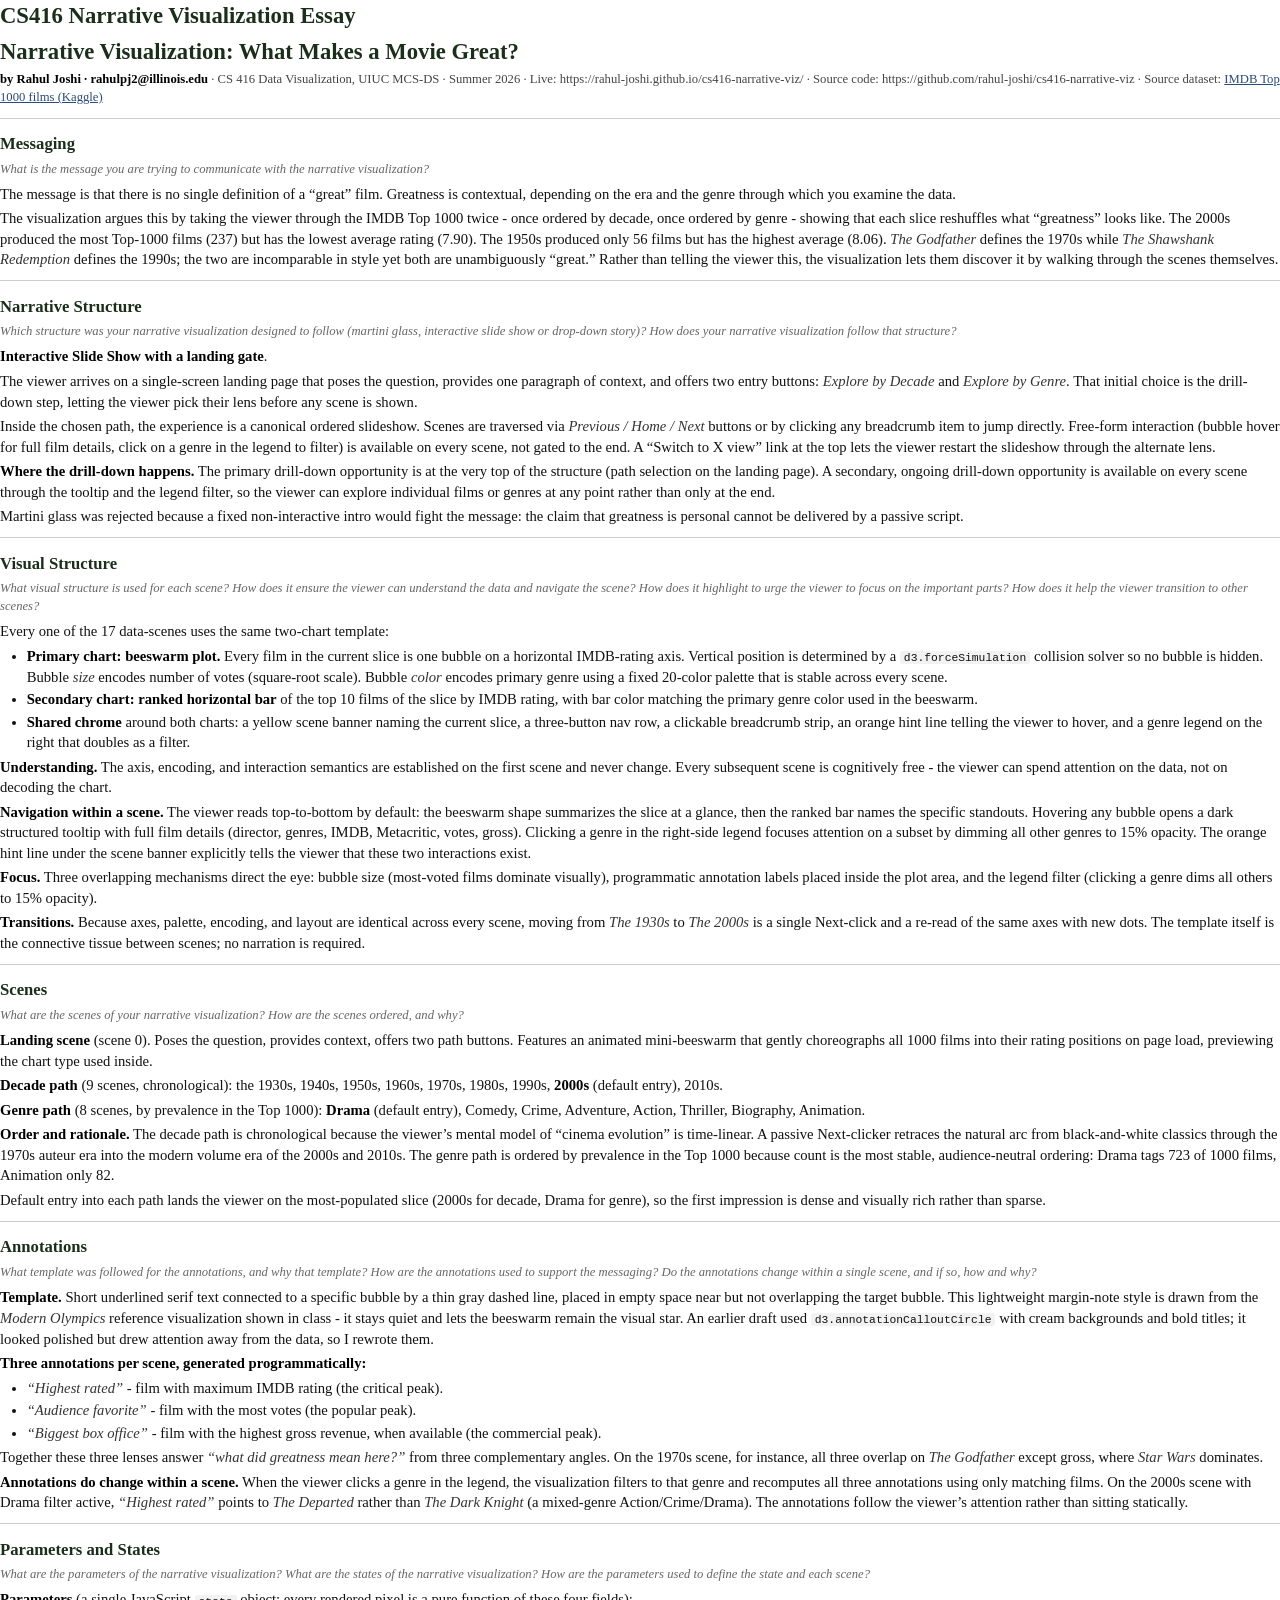
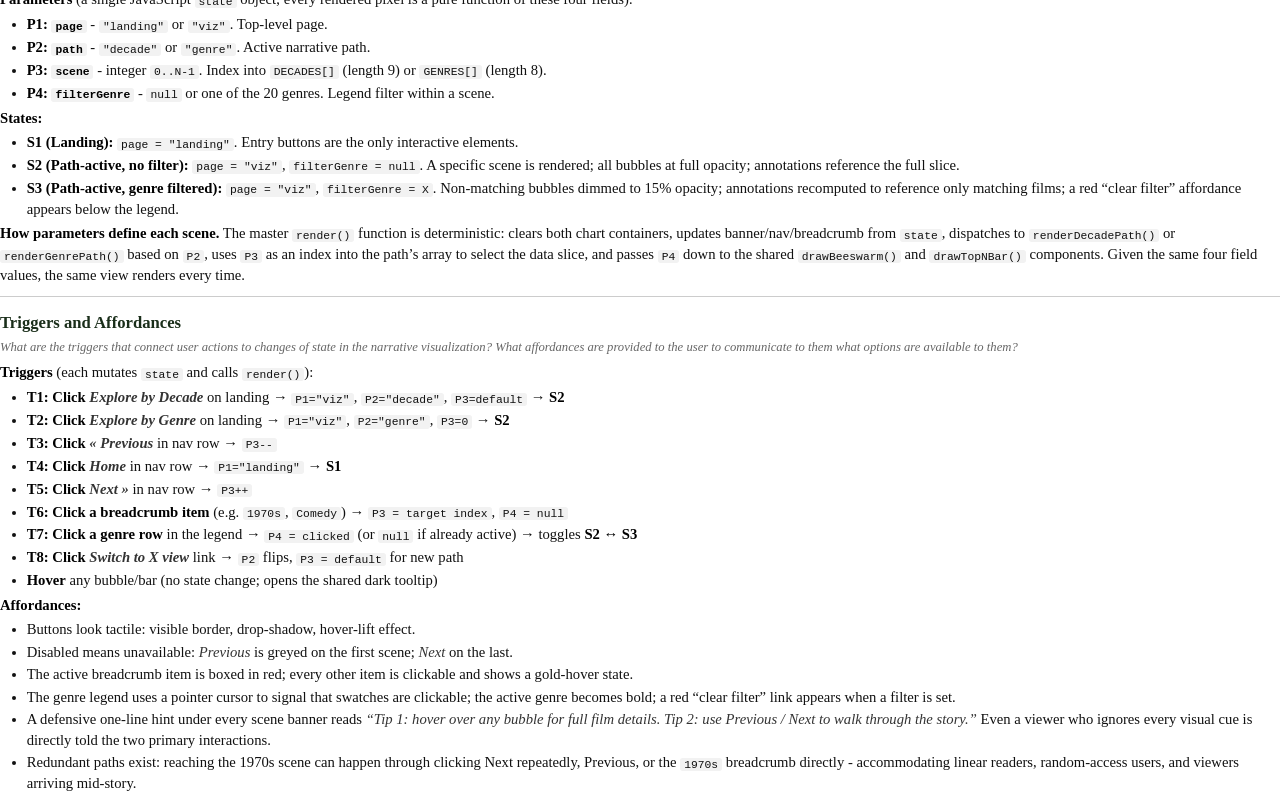
<file: ESSAY.html>
<!DOCTYPE html>
<html xmlns="http://www.w3.org/1999/xhtml">
<head>
  <meta charset="utf-8" />
  <meta name="generator" content="pandoc 3.10" />
  <meta name="viewport" content="width=device-width, initial-scale=1.0, user-scalable=yes" />
  <title>CS416 Narrative Visualization Essay</title>
  <style>

span.smallcaps{font-variant: small-caps;}
div.columns{display: flex; gap: 1.5em;}
div.column{flex: auto;}
@media screen {
div.columns{gap: min(4vw, 1.5em);}
div.column{overflow-x: auto;}
}
div.hanging-indent{margin-left: 1.5em; text-indent: -1.5em;}

ul.task-list[class]{list-style: none;}
ul.task-list li input[type="checkbox"] {
font-size: inherit;
width: 0.8em;
margin: 0 0.8em 0.2em -1.6em;
vertical-align: middle;
}
.display.math{display: block; text-align: center; margin: 0.5rem auto;}
</style>
  <style type="text/css">
@page {
size: Letter;
margin: 0.7in 0.85in;
}
html { font-size: 11pt; }
body {
font-family: "Georgia", "Times New Roman", serif;
line-height: 1.4;
color: #111;
max-width: none;
margin: 0;
padding: 0;
}
h1 {
font-size: 17pt;
color: #1a2e1a;
margin: 0 0 3pt;
padding: 0;
font-weight: 700;
}
h1 + p {
color: #444;
font-size: 9.5pt;
line-height: 1.4;
margin: 0 0 8pt;
}
h2 {
font-size: 12.5pt;
color: #1a2e1a;
margin: 10pt 0 4pt;
padding: 0;
page-break-after: avoid;
border: none;
}
h3 {
font-size: 10.5pt;
color: #333;
margin: 6pt 0 2pt;
padding: 0;
page-break-after: avoid;
font-weight: 700;
}
p, ul, ol { margin: 3pt 0; }
li { margin: 1.5pt 0; }
ul, ol { padding-left: 20pt; }
strong { color: #000; }
em { color: #333; font-style: italic; }
a { color: #2a4a7a; text-decoration: underline; }

h2 + p em:only-child, h2 + p em:first-child {
color: #666;
font-size: 9.5pt;
}

h2 + p:has(em) {
color: #666;
font-size: 9.5pt;
font-style: italic;
margin: 0 0 4pt;
}
code, pre {
font-family: "SF Mono", "Menlo", monospace;
font-size: 8.5pt;
}
pre {
background: #f7f7f7;
border-left: 2pt solid #b8860b;
padding: 5pt 8pt;
margin: 4pt 0;
overflow-x: hidden;
page-break-inside: avoid;
line-height: 1.35;
}
code {
background: #f2f2f2;
padding: 0.5pt 3pt;
border-radius: 2pt;
}
pre code { background: transparent; padding: 0; }
table {
border-collapse: collapse;
width: 100%;
margin: 4pt 0 6pt;
font-size: 9.5pt;
page-break-inside: avoid;
}
th, td {
border: 0.5pt solid #bbb;
padding: 3pt 5pt;
text-align: left;
vertical-align: top;
}
th {
background: #f0e4b8;
color: #1a2e1a;
font-weight: 700;
}
hr {
border: none;
border-top: 0.5pt solid #ccc;
margin: 8pt 0;
}
</style>
</head>
<body>
<header id="title-block-header">
<h1 class="title">CS416 Narrative Visualization Essay</h1>
</header>
<h1 id="narrative-visualization-what-makes-a-movie-great">Narrative
Visualization: What Makes a Movie Great?</h1>
<p><strong>by Rahul Joshi · rahulpj2@illinois.edu</strong> · CS 416 Data
Visualization, UIUC MCS-DS · Summer 2026 · Live:
https://rahul-joshi.github.io/cs416-narrative-viz/ · Source code:
https://github.com/rahul-joshi/cs416-narrative-viz · Source dataset: <a href="https://www.kaggle.com/datasets/harshitshankhdhar/imdb-dataset-of-top-1000-movies-and-tv-shows">IMDB
Top 1000 films (Kaggle)</a></p>
<hr />
<h2 id="messaging">Messaging</h2>
<p><em>What is the message you are trying to communicate with the
narrative visualization?</em></p>
<p>The message is that there is no single definition of a “great” film.
Greatness is contextual, depending on the era and the genre through
which you examine the data.</p>
<p>The visualization argues this by taking the viewer through the IMDB
Top 1000 twice - once ordered by decade, once ordered by genre - showing
that each slice reshuffles what “greatness” looks like. The 2000s
produced the most Top-1000 films (237) but has the lowest average rating
(7.90). The 1950s produced only 56 films but has the highest average
(8.06). <em>The Godfather</em> defines the 1970s while <em>The Shawshank
Redemption</em> defines the 1990s; the two are incomparable in style yet
both are unambiguously “great.” Rather than telling the viewer this, the
visualization lets them discover it by walking through the scenes
themselves.</p>
<hr />
<h2 id="narrative-structure">Narrative Structure</h2>
<p><em>Which structure was your narrative visualization designed to
follow (martini glass, interactive slide show or drop-down story)? How
does your narrative visualization follow that structure?</em></p>
<p><strong>Interactive Slide Show with a landing gate</strong>.</p>
<p>The viewer arrives on a single-screen landing page that poses the
question, provides one paragraph of context, and offers two entry
buttons: <em>Explore by Decade</em> and <em>Explore by Genre</em>. That
initial choice is the drill-down step, letting the viewer pick their
lens before any scene is shown.</p>
<p>Inside the chosen path, the experience is a canonical ordered
slideshow. Scenes are traversed via <em>Previous / Home / Next</em>
buttons or by clicking any breadcrumb item to jump directly. Free-form
interaction (bubble hover for full film details, click on a genre in the
legend to filter) is available on every scene, not gated to the end. A
“Switch to X view” link at the top lets the viewer restart the slideshow
through the alternate lens.</p>
<p><strong>Where the drill-down happens.</strong> The primary drill-down
opportunity is at the very top of the structure (path selection on the
landing page). A secondary, ongoing drill-down opportunity is available
on every scene through the tooltip and the legend filter, so the viewer
can explore individual films or genres at any point rather than only at
the end.</p>
<p>Martini glass was rejected because a fixed non-interactive intro
would fight the message: the claim that greatness is personal cannot be
delivered by a passive script.</p>
<hr />
<h2 id="visual-structure">Visual Structure</h2>
<p><em>What visual structure is used for each scene? How does it ensure
the viewer can understand the data and navigate the scene? How does it
highlight to urge the viewer to focus on the important parts? How does
it help the viewer transition to other scenes?</em></p>
<p>Every one of the 17 data-scenes uses the same two-chart template:</p>
<ul>
<li><strong>Primary chart: beeswarm plot.</strong> Every film in the
current slice is one bubble on a horizontal IMDB-rating axis. Vertical
position is determined by a <code>d3.forceSimulation</code> collision
solver so no bubble is hidden. Bubble <em>size</em> encodes number of
votes (square-root scale). Bubble <em>color</em> encodes primary genre
using a fixed 20-color palette that is stable across every scene.</li>
<li><strong>Secondary chart: ranked horizontal bar</strong> of the top
10 films of the slice by IMDB rating, with bar color matching the
primary genre color used in the beeswarm.</li>
<li><strong>Shared chrome</strong> around both charts: a yellow scene
banner naming the current slice, a three-button nav row, a clickable
breadcrumb strip, an orange hint line telling the viewer to hover, and a
genre legend on the right that doubles as a filter.</li>
</ul>
<p><strong>Understanding.</strong> The axis, encoding, and interaction
semantics are established on the first scene and never change. Every
subsequent scene is cognitively free - the viewer can spend attention on
the data, not on decoding the chart.</p>
<p><strong>Navigation within a scene.</strong> The viewer reads
top-to-bottom by default: the beeswarm shape summarizes the slice at a
glance, then the ranked bar names the specific standouts. Hovering any
bubble opens a dark structured tooltip with full film details (director,
genres, IMDB, Metacritic, votes, gross). Clicking a genre in the
right-side legend focuses attention on a subset by dimming all other
genres to 15% opacity. The orange hint line under the scene banner
explicitly tells the viewer that these two interactions exist.</p>
<p><strong>Focus.</strong> Three overlapping mechanisms direct the eye:
bubble size (most-voted films dominate visually), programmatic
annotation labels placed inside the plot area, and the legend filter
(clicking a genre dims all others to 15% opacity).</p>
<p><strong>Transitions.</strong> Because axes, palette, encoding, and
layout are identical across every scene, moving from <em>The 1930s</em>
to <em>The 2000s</em> is a single Next-click and a re-read of the same
axes with new dots. The template itself is the connective tissue between
scenes; no narration is required.</p>
<hr />
<h2 id="scenes">Scenes</h2>
<p><em>What are the scenes of your narrative visualization? How are the
scenes ordered, and why?</em></p>
<p><strong>Landing scene</strong> (scene 0). Poses the question,
provides context, offers two path buttons. Features an animated
mini-beeswarm that gently choreographs all 1000 films into their rating
positions on page load, previewing the chart type used inside.</p>
<p><strong>Decade path</strong> (9 scenes, chronological): the 1930s,
1940s, 1950s, 1960s, 1970s, 1980s, 1990s, <strong>2000s</strong>
(default entry), 2010s.</p>
<p><strong>Genre path</strong> (8 scenes, by prevalence in the Top
1000): <strong>Drama</strong> (default entry), Comedy, Crime, Adventure,
Action, Thriller, Biography, Animation.</p>
<p><strong>Order and rationale.</strong> The decade path is
chronological because the viewer’s mental model of “cinema evolution” is
time-linear. A passive Next-clicker retraces the natural arc from
black-and-white classics through the 1970s auteur era into the modern
volume era of the 2000s and 2010s. The genre path is ordered by
prevalence in the Top 1000 because count is the most stable,
audience-neutral ordering: Drama tags 723 of 1000 films, Animation only
82.</p>
<p>Default entry into each path lands the viewer on the most-populated
slice (2000s for decade, Drama for genre), so the first impression is
dense and visually rich rather than sparse.</p>
<hr />
<h2 id="annotations">Annotations</h2>
<p><em>What template was followed for the annotations, and why that
template? How are the annotations used to support the messaging? Do the
annotations change within a single scene, and if so, how and
why?</em></p>
<p><strong>Template.</strong> Short underlined serif text connected to a
specific bubble by a thin gray dashed line, placed in empty space near
but not overlapping the target bubble. This lightweight margin-note
style is drawn from the <em>Modern Olympics</em> reference visualization
shown in class - it stays quiet and lets the beeswarm remain the visual
star. An earlier draft used <code>d3.annotationCalloutCircle</code> with
cream backgrounds and bold titles; it looked polished but drew attention
away from the data, so I rewrote them.</p>
<p><strong>Three annotations per scene, generated
programmatically:</strong></p>
<ul>
<li><em>“Highest rated”</em> - film with maximum IMDB rating (the
critical peak).</li>
<li><em>“Audience favorite”</em> - film with the most votes (the popular
peak).</li>
<li><em>“Biggest box office”</em> - film with the highest gross revenue,
when available (the commercial peak).</li>
</ul>
<p>Together these three lenses answer <em>“what did greatness mean
here?”</em> from three complementary angles. On the 1970s scene, for
instance, all three overlap on <em>The Godfather</em> except gross,
where <em>Star Wars</em> dominates.</p>
<p><strong>Annotations do change within a scene.</strong> When the
viewer clicks a genre in the legend, the visualization filters to that
genre and recomputes all three annotations using only matching films. On
the 2000s scene with Drama filter active, <em>“Highest rated”</em>
points to <em>The Departed</em> rather than <em>The Dark Knight</em> (a
mixed-genre Action/Crime/Drama). The annotations follow the viewer’s
attention rather than sitting statically.</p>
<hr />
<h2 id="parameters-and-states">Parameters and States</h2>
<p><em>What are the parameters of the narrative visualization? What are
the states of the narrative visualization? How are the parameters used
to define the state and each scene?</em></p>
<p><strong>Parameters</strong> (a single JavaScript <code>state</code>
object; every rendered pixel is a pure function of these four
fields):</p>
<ul>
<li><strong>P1: <code>page</code></strong> - <code>&quot;landing&quot;</code> or
<code>&quot;viz&quot;</code>. Top-level page.</li>
<li><strong>P2: <code>path</code></strong> - <code>&quot;decade&quot;</code> or
<code>&quot;genre&quot;</code>. Active narrative path.</li>
<li><strong>P3: <code>scene</code></strong> - integer
<code>0..N-1</code>. Index into <code>DECADES[]</code> (length 9) or
<code>GENRES[]</code> (length 8).</li>
<li><strong>P4: <code>filterGenre</code></strong> - <code>null</code> or
one of the 20 genres. Legend filter within a scene.</li>
</ul>
<p><strong>States:</strong></p>
<ul>
<li><strong>S1 (Landing):</strong> <code>page = &quot;landing&quot;</code>. Entry
buttons are the only interactive elements.</li>
<li><strong>S2 (Path-active, no filter):</strong>
<code>page = &quot;viz&quot;</code>, <code>filterGenre = null</code>. A specific
scene is rendered; all bubbles at full opacity; annotations reference
the full slice.</li>
<li><strong>S3 (Path-active, genre filtered):</strong>
<code>page = &quot;viz&quot;</code>, <code>filterGenre = X</code>. Non-matching
bubbles dimmed to 15% opacity; annotations recomputed to reference only
matching films; a red “clear filter” affordance appears below the
legend.</li>
</ul>
<p><strong>How parameters define each scene.</strong> The master
<code>render()</code> function is deterministic: clears both chart
containers, updates banner/nav/breadcrumb from <code>state</code>,
dispatches to <code>renderDecadePath()</code> or
<code>renderGenrePath()</code> based on <code>P2</code>, uses
<code>P3</code> as an index into the path’s array to select the data
slice, and passes <code>P4</code> down to the shared
<code>drawBeeswarm()</code> and <code>drawTopNBar()</code> components.
Given the same four field values, the same view renders every time.</p>
<hr />
<h2 id="triggers-and-affordances">Triggers and Affordances</h2>
<p><em>What are the triggers that connect user actions to changes of
state in the narrative visualization? What affordances are provided to
the user to communicate to them what options are available to
them?</em></p>
<p><strong>Triggers</strong> (each mutates <code>state</code> and calls
<code>render()</code>):</p>
<ul>
<li><strong>T1: Click <em>Explore by Decade</em></strong> on landing →
<code>P1=&quot;viz&quot;</code>, <code>P2=&quot;decade&quot;</code>, <code>P3=default</code>
→ <strong>S2</strong></li>
<li><strong>T2: Click <em>Explore by Genre</em></strong> on landing →
<code>P1=&quot;viz&quot;</code>, <code>P2=&quot;genre&quot;</code>, <code>P3=0</code> →
<strong>S2</strong></li>
<li><strong>T3: Click <em>« Previous</em></strong> in nav row →
<code>P3--</code></li>
<li><strong>T4: Click <em>Home</em></strong> in nav row →
<code>P1=&quot;landing&quot;</code> → <strong>S1</strong></li>
<li><strong>T5: Click <em>Next »</em></strong> in nav row →
<code>P3++</code></li>
<li><strong>T6: Click a breadcrumb item</strong>
(e.g. <code>1970s</code>, <code>Comedy</code>) →
<code>P3 = target index</code>, <code>P4 = null</code></li>
<li><strong>T7: Click a genre row</strong> in the legend →
<code>P4 = clicked</code> (or <code>null</code> if already active) →
toggles <strong>S2 ↔︎ S3</strong></li>
<li><strong>T8: Click <em>Switch to X view</em></strong> link →
<code>P2</code> flips, <code>P3 = default</code> for new path</li>
<li><strong>Hover</strong> any bubble/bar (no state change; opens the
shared dark tooltip)</li>
</ul>
<p><strong>Affordances:</strong></p>
<ul>
<li>Buttons look tactile: visible border, drop-shadow, hover-lift
effect.</li>
<li>Disabled means unavailable: <em>Previous</em> is greyed on the first
scene; <em>Next</em> on the last.</li>
<li>The active breadcrumb item is boxed in red; every other item is
clickable and shows a gold-hover state.</li>
<li>The genre legend uses a pointer cursor to signal that swatches are
clickable; the active genre becomes bold; a red “clear filter” link
appears when a filter is set.</li>
<li>A defensive one-line hint under every scene banner reads <em>“Tip 1:
hover over any bubble for full film details. Tip 2: use Previous / Next
to walk through the story.”</em> Even a viewer who ignores every visual
cue is directly told the two primary interactions.</li>
<li>Redundant paths exist: reaching the 1970s scene can happen through
clicking Next repeatedly, Previous, or the <code>1970s</code> breadcrumb
directly - accommodating linear readers, random-access users, and
viewers arriving mid-story.</li>
</ul>
</body>
</html>
</file>
